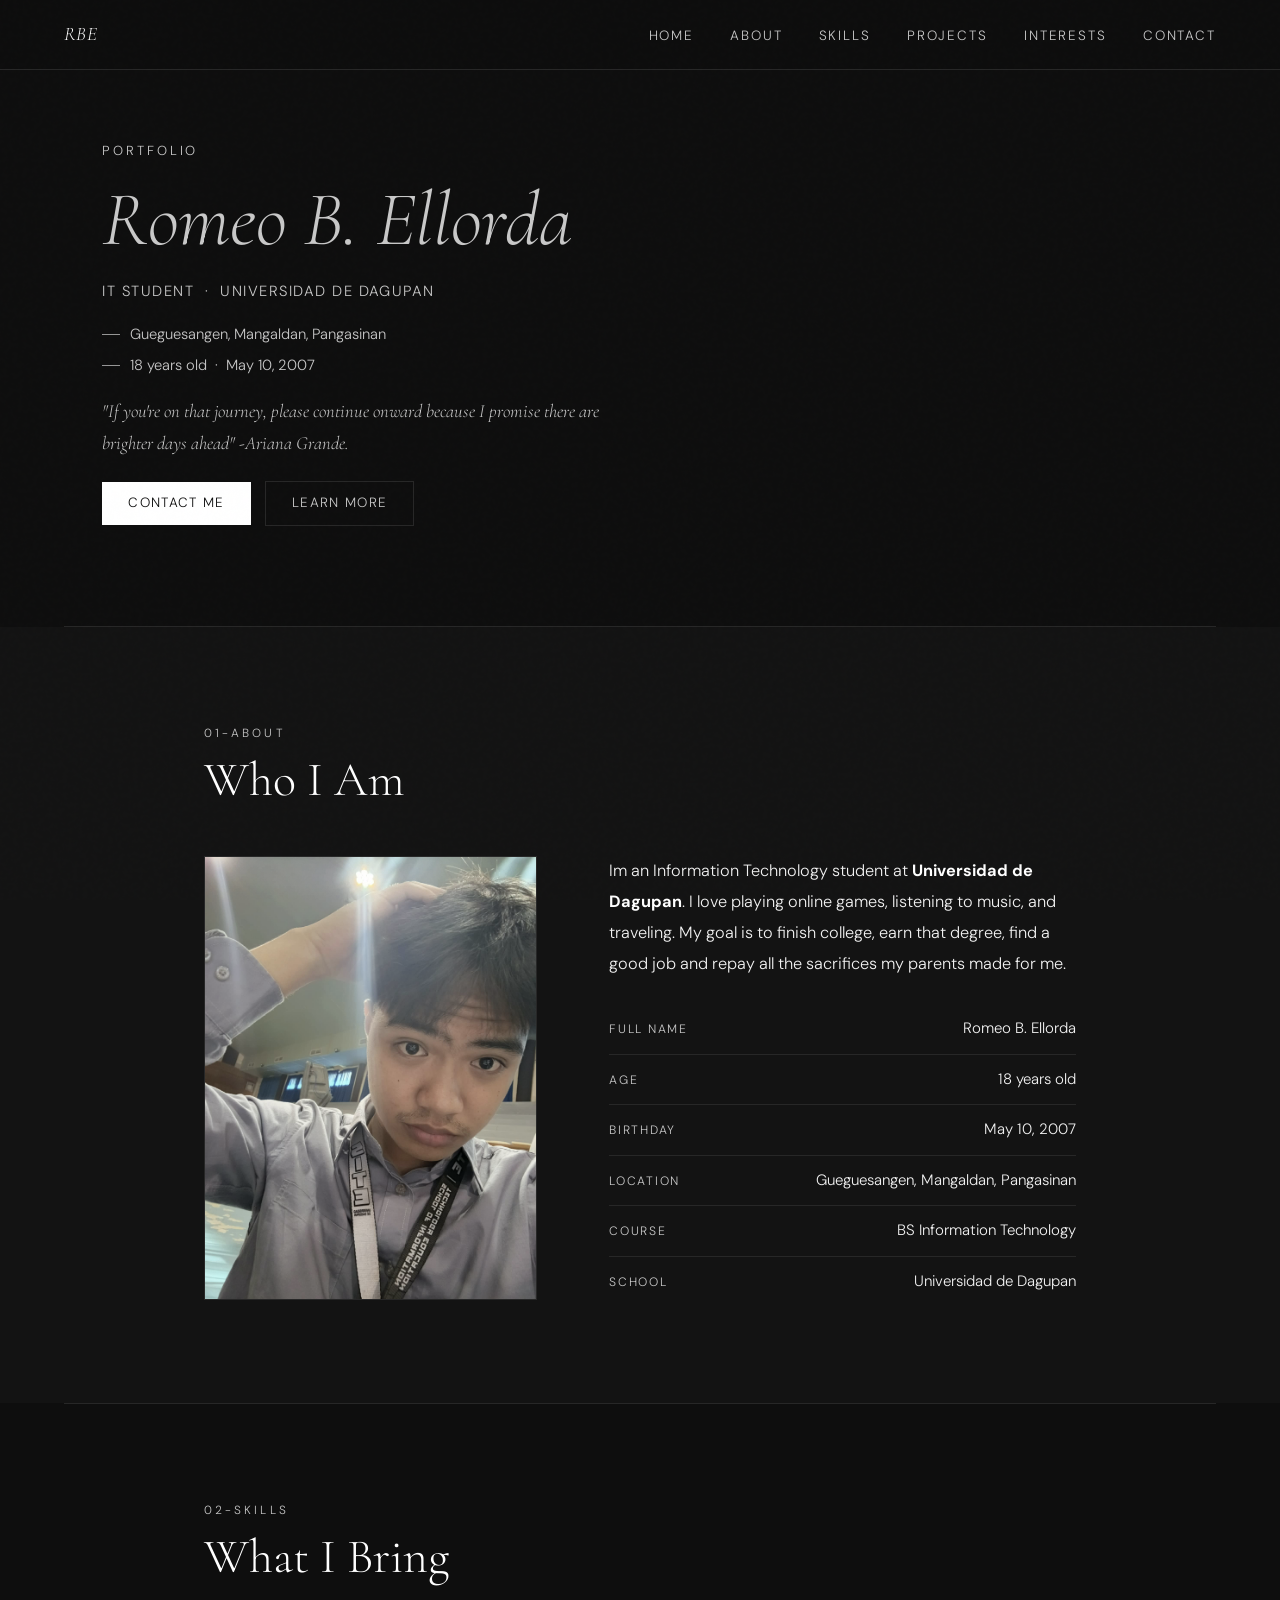
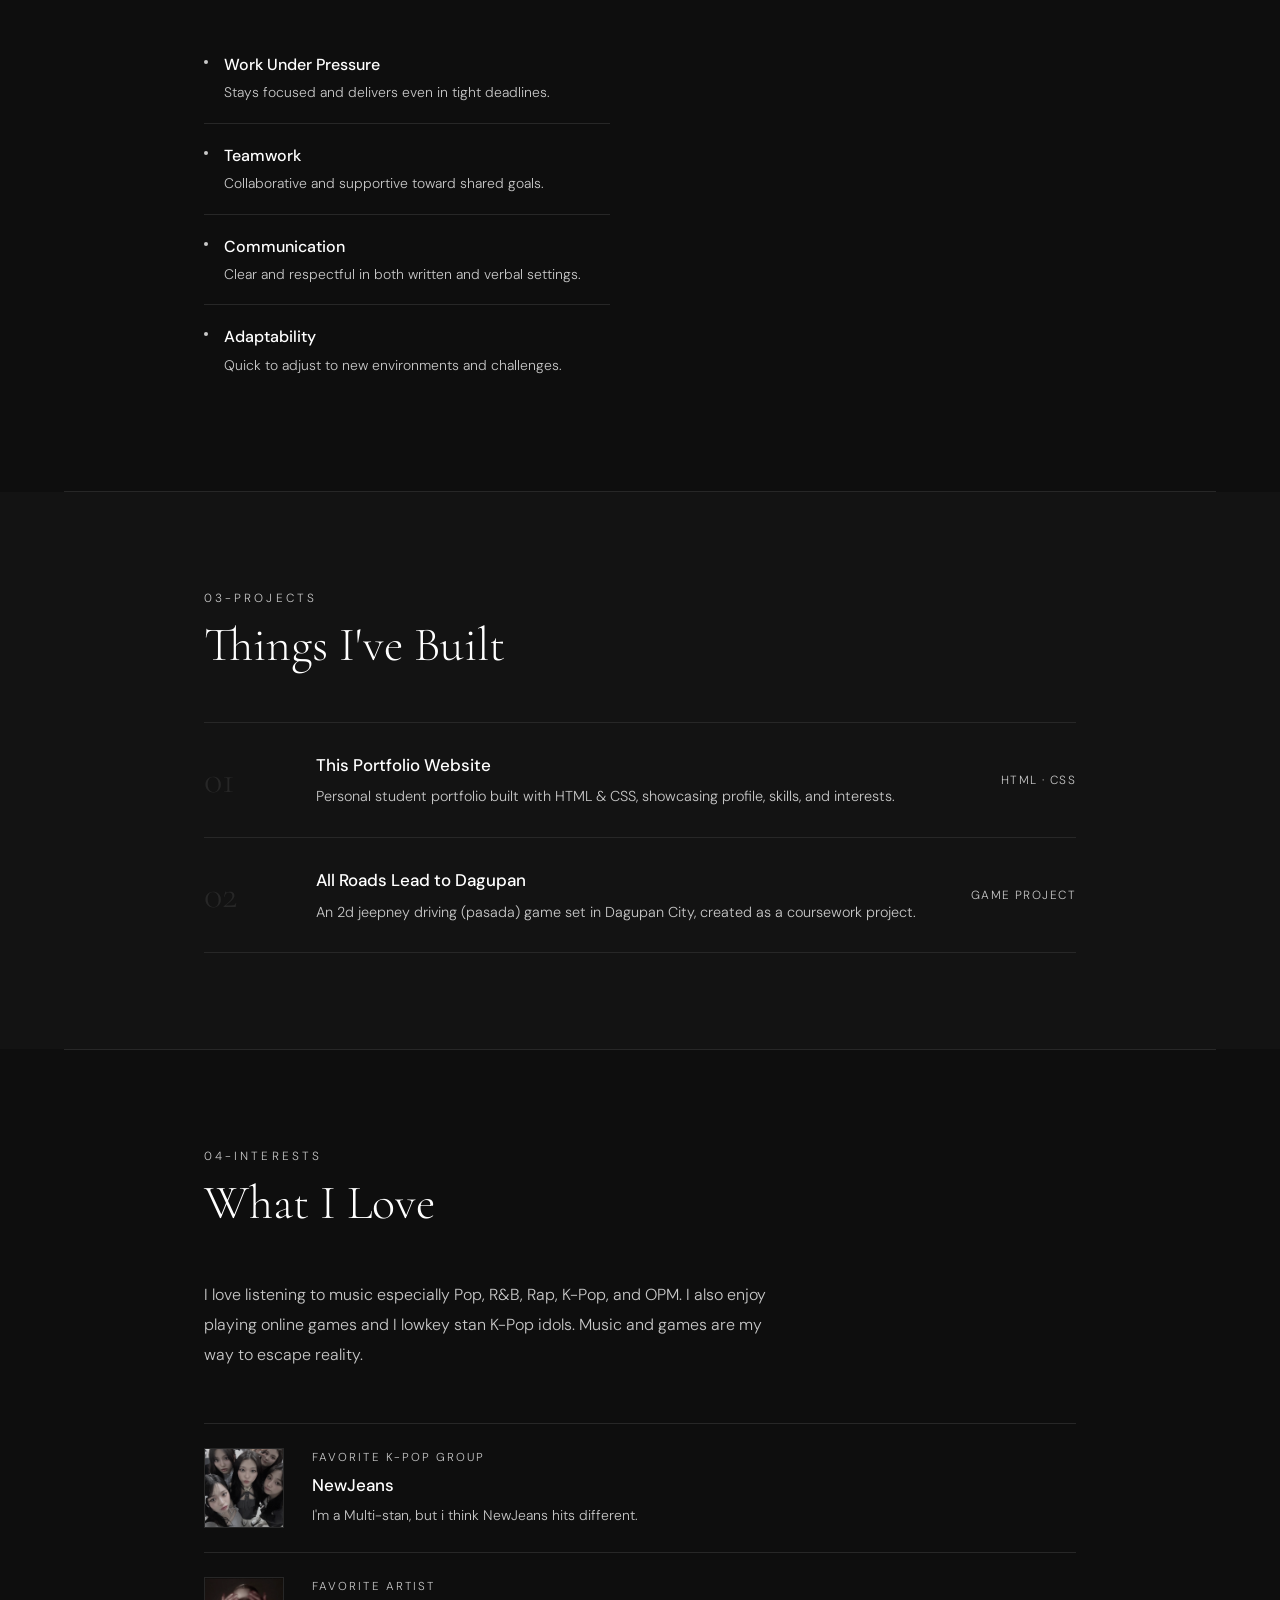
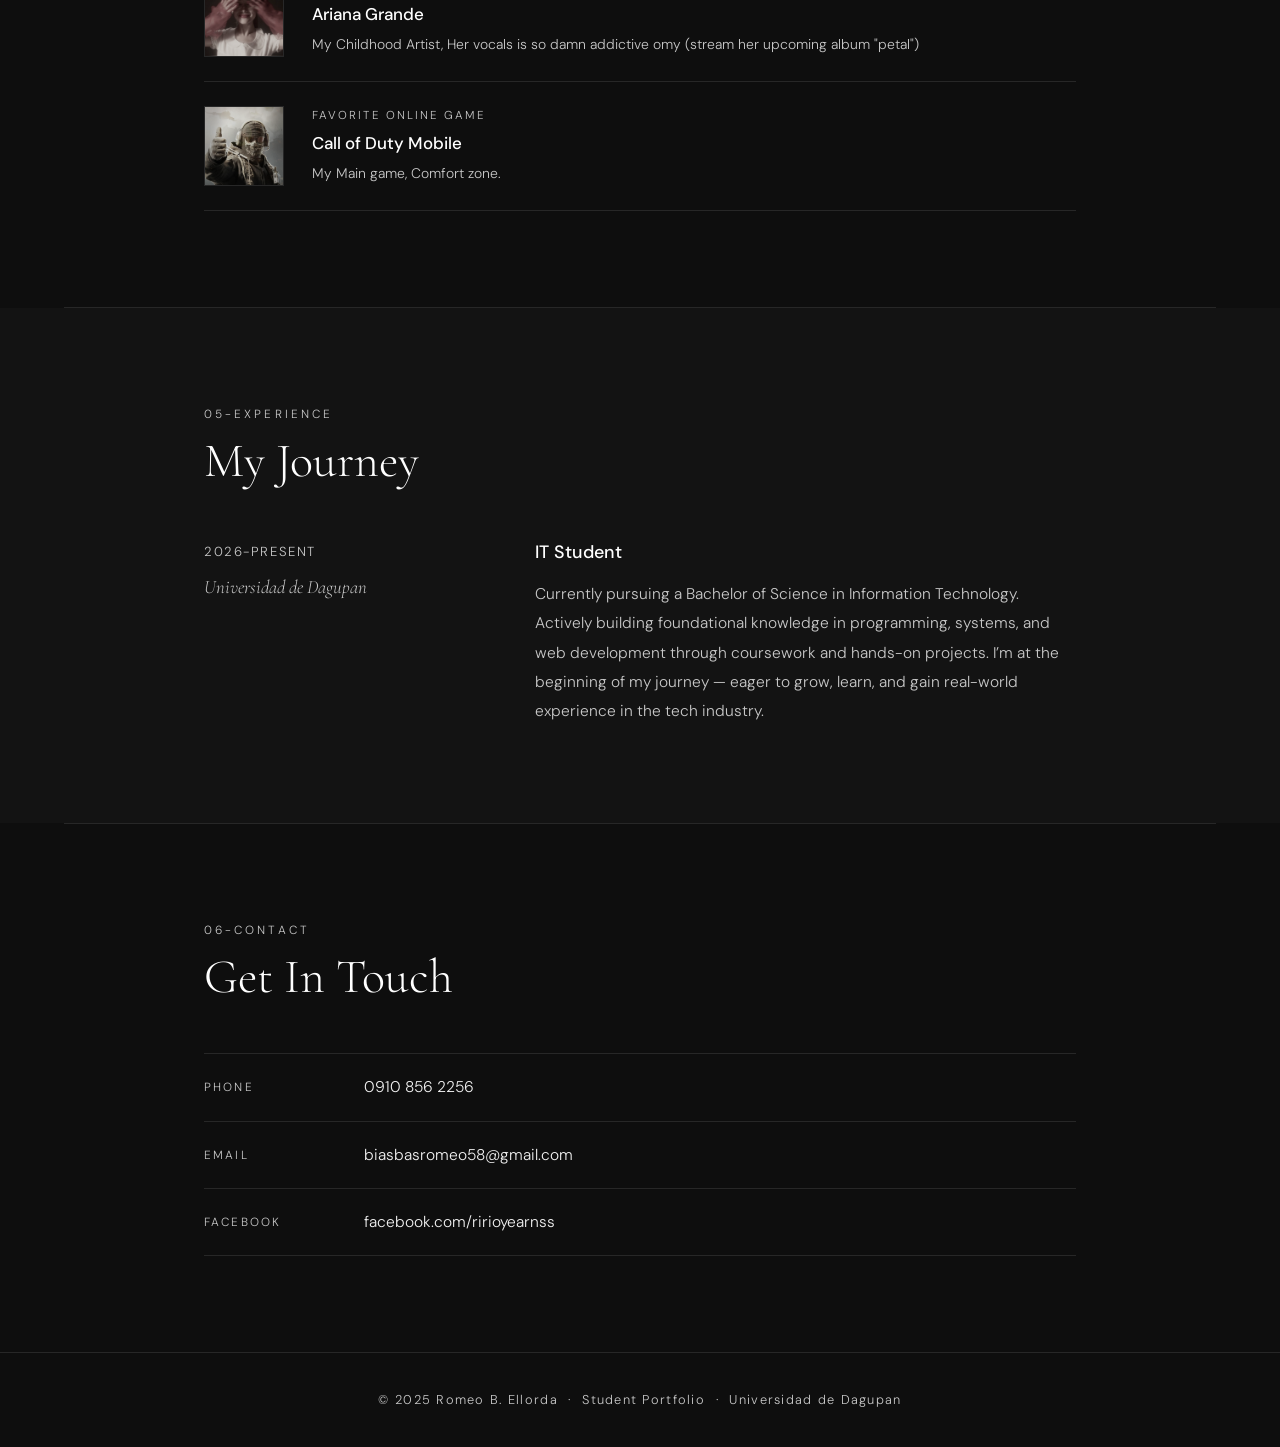
<file: index.html>
<!DOCTYPE html>
<html lang="en">

<head>
    <meta charset="UTF-8" />
    <meta name="viewport" content="width=device-width, initial-scale=1.0" />
    <title>Romeo B. Ellorda — Student Portfolio</title>
    <link
        href="https://fonts.googleapis.com/css2?family=Cormorant+Garamond:ital,wght@0,300;0,400;0,600;1,300;1,400&family=DM+Sans:wght@300;400;500&display=swap"
        rel="stylesheet">
    <link rel="stylesheet" href="style.css" />
    <style>
        /* Override hero layout: single column, left-aligned */
        #home {
            display: block !important;
            padding: 140px 8vw 100px !important;
            min-height: unset !important;
        }

        #home .hero-left {
            max-width: 720px;
        }
    </style>
</head>

<body>

    <!-- NAV -->
    <nav>
        <a href="#home" class="nav-logo">RBE</a>
        <ul class="nav-links">
            <li><a href="#home">Home</a></li>
            <li><a href="#about">About</a></li>
            <li><a href="#skills">Skills</a></li>
            <li><a href="#projects">Projects</a></li>
            <li><a href="#interests">Interests</a></li>
            <li><a href="#contact">Contact</a></li>
        </ul>
    </nav>

    <!-- HERO -->
    <section id="home">
        <div class="hero-left">
            <p class="hero-eyebrow">Portfolio</p>
            <h1 class="hero-name"><em>Romeo B. Ellorda</em></h1>
            <p class="hero-sub">IT Student &nbsp;&middot;&nbsp; Universidad de Dagupan</p>
            <ul class="hero-meta-list">
                <li>Gueguesangen, Mangaldan, Pangasinan</li>
                <li>18 years old &nbsp;&middot;&nbsp; May 10, 2007</li>
            </ul>
            <p class="hero-motto">"If you're on that journey, please continue onward because I promise there are
                brighter days ahead" -Ariana Grande.
            </p>
            <div class="hero-cta">
                <a href="#contact" class="btn-primary">Contact Me</a>
                <a href="#about" class="btn-outline">Learn More</a>
            </div>
        </div>
    </section>

    <hr class="rule" />

    <!-- ABOUT -->
    <section id="about">
        <div class="container">
            <p class="section-label">01-About</p>
            <h2 class="section-title">Who I Am</h2>
            <div class="about-layout">

                <div class="about-photo">
                    <img src="My photo.jpg" alt="Romeo B. Ellorda"
                        onerror="this.parentElement.style.background='#181818';this.style.display='none';" />
                </div>

                <div class="about-content">
                    <p class="about-text">
                        Im an Information Technology student at
                        <strong style="color:var(--white)">Universidad de Dagupan</strong>.
                        I love playing online games, listening to music, and traveling.
                        My goal is to finish college, earn that degree, find a good job
                        and repay all the sacrifices my parents made for me.
                    </p>
                    <div class="about-facts">
                        <div class="about-fact">
                            <span class="af-label">Full Name</span>
                            <span class="af-value">Romeo B. Ellorda</span>
                        </div>
                        <div class="about-fact">
                            <span class="af-label">Age</span>
                            <span class="af-value">18 years old</span>
                        </div>
                        <div class="about-fact">
                            <span class="af-label">Birthday</span>
                            <span class="af-value">May 10, 2007</span>
                        </div>
                        <div class="about-fact">
                            <span class="af-label">Location</span>
                            <span class="af-value">Gueguesangen, Mangaldan, Pangasinan</span>
                        </div>
                        <div class="about-fact">
                            <span class="af-label">Course</span>
                            <span class="af-value">BS Information Technology</span>
                        </div>
                        <div class="about-fact">
                            <span class="af-label">School</span>
                            <span class="af-value">Universidad de Dagupan</span>
                        </div>
                    </div>
                </div>
            </div>
        </div>
    </section>

    <hr class="rule" />

    <!-- SKILLS -->
    <section id="skills">
        <div class="container">
            <p class="section-label">02-Skills</p>
            <h2 class="section-title">What I Bring</h2>
            <div class="skills-layout">
                <div class="skills-list">
                    <div class="skill-row">
                        <div class="skill-bullet"></div>
                        <div class="skill-info">
                            <span class="skill-name">Work Under Pressure</span>
                            <span class="skill-desc">Stays focused and delivers even in tight deadlines.</span>
                        </div>
                    </div>
                    <div class="skill-row">
                        <div class="skill-bullet"></div>
                        <div class="skill-info">
                            <span class="skill-name">Teamwork</span>
                            <span class="skill-desc">Collaborative and supportive toward shared goals.</span>
                        </div>
                    </div>
                    <div class="skill-row">
                        <div class="skill-bullet"></div>
                        <div class="skill-info">
                            <span class="skill-name">Communication</span>
                            <span class="skill-desc">Clear and respectful in both written and verbal settings.</span>
                        </div>
                    </div>
                    <div class="skill-row">
                        <div class="skill-bullet"></div>
                        <div class="skill-info">
                            <span class="skill-name">Adaptability</span>
                            <span class="skill-desc">Quick to adjust to new environments and challenges.</span>
                        </div>
                    </div>
                </div>
            </div>
        </div>
    </section>

    <hr class="rule" />

    <!-- PROJECTS -->
    <section id="projects">
        <div class="container">
            <p class="section-label">03-Projects</p>
            <h2 class="section-title">Things I've Built</h2>
            <div class="projects-list">
                <div class="project-row">
                    <div class="project-num">01</div>
                    <div class="project-body">
                        <span class="project-title">This Portfolio Website</span>
                        <span class="project-desc">Personal student portfolio built with HTML &amp; CSS, showcasing
                            profile, skills, and interests.</span>
                    </div>
                    <span class="project-tag">HTML &middot; CSS</span>
                </div>
                <div class="project-row">
                    <div class="project-num">02</div>
                    <div class="project-body">
                        <span class="project-title">All Roads Lead to Dagupan</span>
                        <span class="project-desc">An 2d jeepney driving (pasada) game set in Dagupan City, created as a
                            coursework project.</span>
                    </div>
                    <span class="project-tag">Game Project</span>
                </div>
            </div>
        </div>
    </section>

    <hr class="rule" />

    <!-- INTERESTS -->
    <section id="interests">
        <div class="container">
            <p class="section-label">04-Interests</p>
            <h2 class="section-title">What I Love</h2>
            <p class="interests-intro">
                I love listening to music especially Pop, R&B, Rap, K-Pop, and OPM.
                I also enjoy playing online games and I lowkey stan K-Pop idols.
                Music and games are my way to escape reality.
            </p>
            <div class="favorites-list">

                <a href="https://www.youtube.com/@NewJeans_official" target="_blank" rel="noopener" class="fav-row">
                    <div class="fav-row-img">
                        <img src="New Jeans.jpg" alt="NewJeans" />
                    </div>
                    <div class="fav-row-info">
                        <span class="fav-row-cat">Favorite K-Pop Group</span>
                        <span class="fav-row-name">NewJeans</span>
                        <span class="fav-row-note">I'm a Multi-stan, but i think NewJeans hits different.</span>
                    </div>
                </a>

                <a href="https://www.arianagrande.com" target="_blank" rel="noopener" class="fav-row">
                    <div class="fav-row-img">
                        <img src="Riri Goat.jpg" alt="Ariana Grande" />
                    </div>
                    <div class="fav-row-info">
                        <span class="fav-row-cat">Favorite Artist</span>
                        <span class="fav-row-name">Ariana Grande</span>
                        <span class="fav-row-note">My Childhood Artist, Her vocals is so damn addictive omy (stream her
                            upcoming album "petal")</span>
                    </div>
                </a>

                <a href="https://codm.garena.com/" target="_blank" rel="noopener" class="fav-row">
                    <div class="fav-row-img">
                        <img src="Call of Duty Mobile.jpg" alt="Call of Duty Mobile" />
                    </div>
                    <div class="fav-row-info">
                        <span class="fav-row-cat">Favorite Online Game</span>
                        <span class="fav-row-name">Call of Duty Mobile</span>
                        <span class="fav-row-note">My Main game, Comfort zone.</span>
                    </div>
                </a>

            </div>
        </div>
    </section>

    <hr class="rule" />

    <!-- EXPERIENCE -->
    <section id="experience">
        <div class="container">
            <p class="section-label">05-Experience</p>
            <h2 class="section-title">My Journey</h2>
            <div class="exp-layout">
                <div class="exp-left">
                    <span class="exp-period">2026-Present</span>
                    <span class="exp-org">Universidad de Dagupan</span>
                </div>
                <div class="exp-right">
                    <span class="exp-title">IT Student</span>
                    <p class="exp-desc">
                        Currently pursuing a Bachelor of Science in Information Technology.
                        Actively building foundational knowledge in programming, systems, and web development
                        through coursework and hands-on projects. I&rsquo;m at the beginning of my journey &mdash;
                        eager to grow, learn, and gain real-world experience in the tech industry.
                    </p>
                </div>
            </div>
        </div>
    </section>

    <hr class="rule" />

    <!-- CONTACT -->
    <section id="contact">
        <div class="container">
            <p class="section-label">06-Contact</p>
            <h2 class="section-title">Get In Touch</h2>
            <div class="contact-list">
                <a class="contact-row" href="tel:09108562256">
                    <span class="contact-type">Phone</span>
                    <span class="contact-value">0910 856 2256</span>
                </a>
                <a class="contact-row" href="mailto:biasbasromeo58@gmail.com">
                    <span class="contact-type">Email</span>
                    <span class="contact-value">biasbasromeo58@gmail.com</span>
                </a>
                <a class="contact-row" href="https://www.facebook.com/ririoyearnss" target="_blank" rel="noopener">
                    <span class="contact-type">Facebook</span>
                    <span class="contact-value">facebook.com/ririoyearnss</span>
                </a>
            </div>
        </div>
    </section>

    <!-- FOOTER -->
    <footer>
        &copy; 2025 Romeo B. Ellorda &nbsp;&middot;&nbsp; Student Portfolio &nbsp;&middot;&nbsp; Universidad de Dagupan
    </footer>

</body>

</html>
</file>
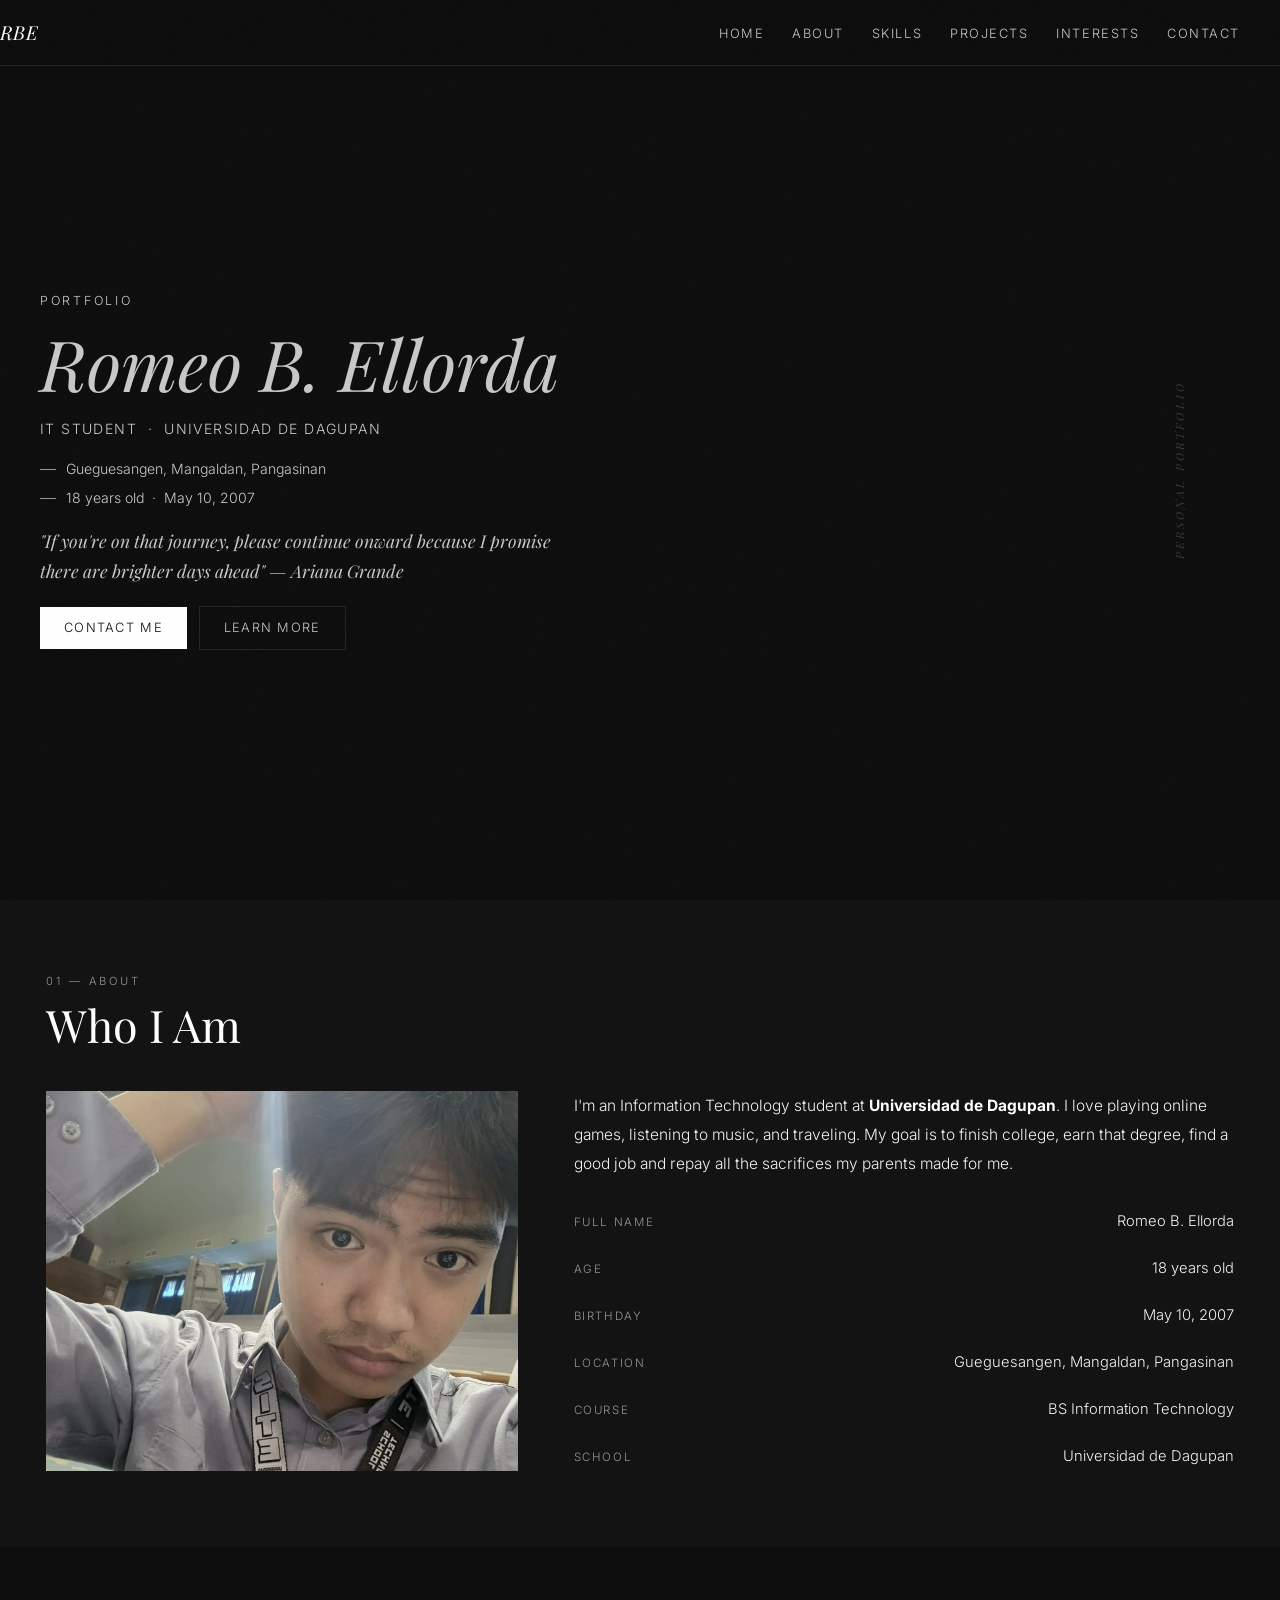
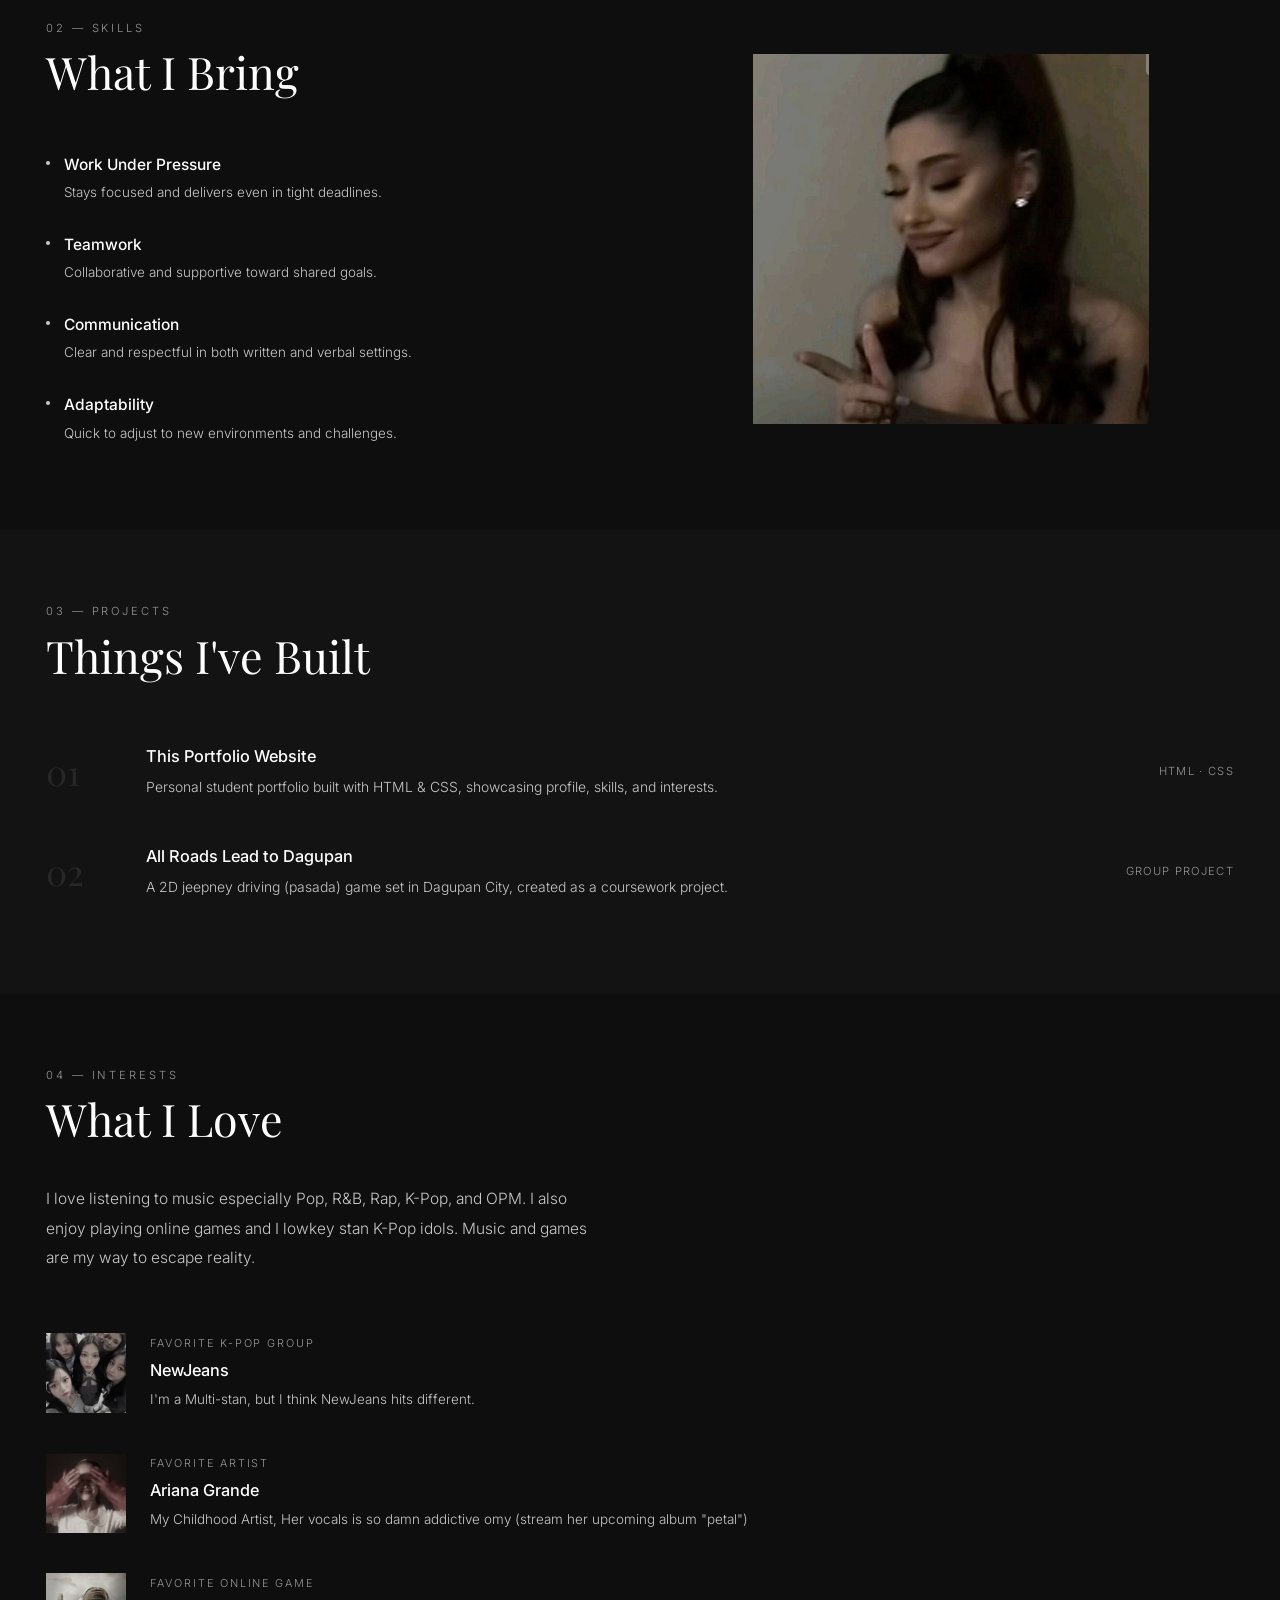
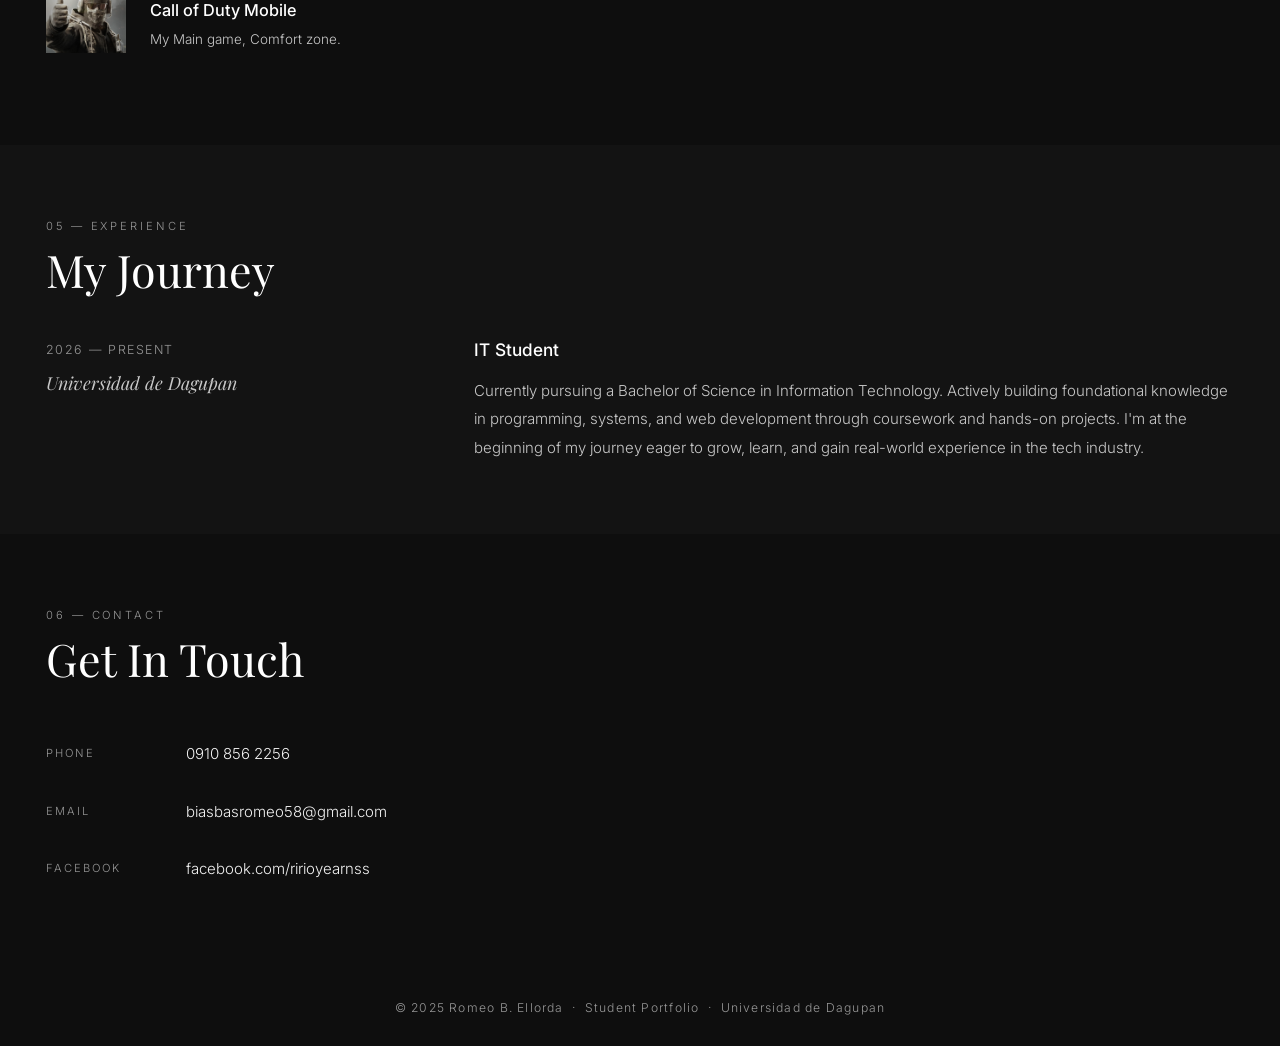
<file: Romeo.html>
<!DOCTYPE html>
<html lang="en">

<head>
    <meta charset="UTF-8" />
    <meta name="viewport" content="width=device-width, initial-scale=1.0" />
    <title>Romeo B. Ellorda — Student Portfolio</title>
    <link
        href="https://fonts.googleapis.com/css2?family=Playfair+Display:ital,wght@0,300;0,400;0,600;1,300;1,400&family=Inter:wght@300;400;500&display=swap"
        rel="stylesheet">
    <link rel="stylesheet" href="Romeo.css" />
</head>

<body>

    <!-- NAV -->
    <nav>
        <div class="nav-inner">
            <a href="#home" class="nav-logo">RBE</a>
            <ul class="nav-links">
                <li><a href="#home">Home</a></li>
                <li><a href="#about">About</a></li>
                <li><a href="#skills">Skills</a></li>
                <li><a href="#projects">Projects</a></li>
                <li><a href="#interests">Interests</a></li>
                <li><a href="#contact">Contact</a></li>
            </ul>
        </div>
    </nav>

    <!-- HERO -->
    <section id="home">
        <div class="hero-inner">
            <div class="hero-left">
                <p class="hero-eyebrow">Portfolio</p>
                <h1 class="hero-name"><em>Romeo B. Ellorda</em></h1>
                <p class="hero-sub">IT Student &nbsp;&middot;&nbsp; Universidad de Dagupan</p>
                <ul class="hero-meta-list">
                    <li>Gueguesangen, Mangaldan, Pangasinan</li>
                    <li>18 years old &nbsp;&middot;&nbsp; May 10, 2007</li>
                </ul>
                <p class="hero-motto">"If you're on that journey, please continue onward because I promise there are
                    brighter days ahead" — Ariana Grande
                </p>
                <div class="hero-cta">
                    <a href="#contact" class="btn-primary">Contact Me</a>
                    <a href="#about" class="btn-outline">Learn More</a>
                </div>
            </div>
            <div class="hero-right">
                <span class="hero-vertical-text">Personal Portfolio</span>
            </div>
        </div>
    </section>

    <!-- ABOUT -->
    <section id="about">
        <div class="container">
            <p class="section-label">01 — About</p>
            <h2 class="section-title">Who I Am</h2>
            <div class="about-layout">
                <div class="about-photo">
                    <img src="Romeo-image.jpg" alt="Romeo B. Ellorda"
                        onerror="this.parentElement.style.background='#181818';this.style.display='none';" />
                </div>
                <div class="about-content">
                    <p class="about-text">
                        I'm an Information Technology student at
                        <strong style="color:var(--white)">Universidad de Dagupan</strong>.
                        I love playing online games, listening to music, and traveling.
                        My goal is to finish college, earn that degree, find a good job
                        and repay all the sacrifices my parents made for me.
                    </p>
                    <div class="about-facts">
                        <div class="about-fact">
                            <span class="af-label">Full Name</span>
                            <span class="af-value">Romeo B. Ellorda</span>
                        </div>
                        <div class="about-fact">
                            <span class="af-label">Age</span>
                            <span class="af-value">18 years old</span>
                        </div>
                        <div class="about-fact">
                            <span class="af-label">Birthday</span>
                            <span class="af-value">May 10, 2007</span>
                        </div>
                        <div class="about-fact">
                            <span class="af-label">Location</span>
                            <span class="af-value">Gueguesangen, Mangaldan, Pangasinan</span>
                        </div>
                        <div class="about-fact">
                            <span class="af-label">Course</span>
                            <span class="af-value">BS Information Technology</span>
                        </div>
                        <div class="about-fact">
                            <span class="af-label">School</span>
                            <span class="af-value">Universidad de Dagupan</span>
                        </div>
                    </div>
                </div>
            </div>
        </div>
    </section>

    <!-- SKILLS -->
    <section id="skills">
        <div class="container">
            <div class="skills-layout">
                <div class="skills-left">
                    <p class="section-label">02 — Skills</p>
                    <h2 class="section-title">What I Bring</h2>
                    <div class="skills-list">
                        <div class="skill-row">
                            <div class="skill-bullet"></div>
                            <div class="skill-info">
                                <span class="skill-name">Work Under Pressure</span>
                                <span class="skill-desc">Stays focused and delivers even in tight deadlines.</span>
                            </div>
                        </div>
                        <div class="skill-row">
                            <div class="skill-bullet"></div>
                            <div class="skill-info">
                                <span class="skill-name">Teamwork</span>
                                <span class="skill-desc">Collaborative and supportive toward shared goals.</span>
                            </div>
                        </div>
                        <div class="skill-row">
                            <div class="skill-bullet"></div>
                            <div class="skill-info">
                                <span class="skill-name">Communication</span>
                                <span class="skill-desc">Clear and respectful in both written and verbal
                                    settings.</span>
                            </div>
                        </div>
                        <div class="skill-row">
                            <div class="skill-bullet"></div>
                            <div class="skill-info">
                                <span class="skill-name">Adaptability</span>
                                <span class="skill-desc">Quick to adjust to new environments and challenges.</span>
                            </div>
                        </div>
                    </div>
                </div>
                <div class="skills-image">
                    <img src="arianagrande.jpg" alt="Skills Image" />
                </div>
            </div>
        </div>
    </section>

    <!-- PROJECTS -->
    <section id="projects">
        <div class="container">
            <p class="section-label">03 — Projects</p>
            <h2 class="section-title">Things I've Built</h2>
            <div class="projects-list">
                <div class="project-row">
                    <div class="project-num">01</div>
                    <div class="project-body">
                        <span class="project-title">This Portfolio Website</span>
                        <span class="project-desc">Personal student portfolio built with HTML &amp; CSS, showcasing
                            profile, skills, and interests.</span>
                    </div>
                    <span class="project-tag">HTML &middot; CSS</span>
                </div>
                <div class="project-row">
                    <div class="project-num">02</div>
                    <div class="project-body">
                        <span class="project-title">All Roads Lead to Dagupan</span>
                        <span class="project-desc">A 2D jeepney driving (pasada) game set in Dagupan City, created as a
                            coursework project.</span>
                    </div>
                    <span class="project-tag">Group Project</span>
                </div>
            </div>
        </div>
    </section>

    <!-- INTERESTS -->
    <section id="interests">
        <div class="container">
            <p class="section-label">04 — Interests</p>
            <h2 class="section-title">What I Love</h2>
            <p class="interests-intro">
                I love listening to music especially Pop, R&amp;B, Rap, K-Pop, and OPM.
                I also enjoy playing online games and I lowkey stan K-Pop idols.
                Music and games are my way to escape reality.
            </p>
            <div class="favorites-list">
                <a href="https://www.youtube.com/@NewJeans_official" target="_blank" rel="noopener" class="fav-row">
                    <div class="fav-row-img">
                        <img src="New Jeans.jpg" alt="NewJeans" />
                    </div>
                    <div class="fav-row-info">
                        <span class="fav-row-cat">Favorite K-Pop Group</span>
                        <span class="fav-row-name">NewJeans</span>
                        <span class="fav-row-note">I'm a Multi-stan, but I think NewJeans hits different.</span>
                    </div>
                </a>
                <a href="https://www.arianagrande.com" target="_blank" rel="noopener" class="fav-row">
                    <div class="fav-row-img">
                        <img src="Riri Goat.jpg" alt="Ariana Grande" />
                    </div>
                    <div class="fav-row-info">
                        <span class="fav-row-cat">Favorite Artist</span>
                        <span class="fav-row-name">Ariana Grande</span>
                        <span class="fav-row-note">My Childhood Artist, Her vocals is so damn addictive omy (stream her
                            upcoming album "petal")</span>
                    </div>
                </a>
                <a href="https://codm.garena.com/" target="_blank" rel="noopener" class="fav-row">
                    <div class="fav-row-img">
                        <img src="Call of Duty Mobile.jpg" alt="Call of Duty Mobile" />
                    </div>
                    <div class="fav-row-info">
                        <span class="fav-row-cat">Favorite Online Game</span>
                        <span class="fav-row-name">Call of Duty Mobile</span>
                        <span class="fav-row-note">My Main game, Comfort zone.</span>
                    </div>
                </a>
            </div>
        </div>
    </section>

    <!-- EXPERIENCE -->
    <section id="experience">
        <div class="container">
            <p class="section-label">05 — Experience</p>
            <h2 class="section-title">My Journey</h2>
            <div class="exp-layout">
                <div class="exp-left">
                    <span class="exp-period">2026 — Present</span>
                    <span class="exp-org">Universidad de Dagupan</span>
                </div>
                <div class="exp-right">
                    <span class="exp-title">IT Student</span>
                    <p class="exp-desc">
                        Currently pursuing a Bachelor of Science in Information Technology.
                        Actively building foundational knowledge in programming, systems, and web development
                        through coursework and hands-on projects. I'm at the beginning of my journey
                        eager to grow, learn, and gain real-world experience in the tech industry.
                    </p>
                </div>
            </div>
        </div>
    </section>

    <!-- CONTACT -->
    <section id="contact">
        <div class="container">
            <p class="section-label">06 — Contact</p>
            <h2 class="section-title">Get In Touch</h2>
            <div class="contact-list">
                <a class="contact-row" href="tel:09108562256">
                    <span class="contact-type">Phone</span>
                    <span class="contact-value">0910 856 2256</span>
                </a>
                <a class="contact-row" href="mailto:biasbasromeo58@gmail.com">
                    <span class="contact-type">Email</span>
                    <span class="contact-value">biasbasromeo58@gmail.com</span>
                </a>
                <a class="contact-row" href="https://www.facebook.com/ririoyearnss" target="_blank" rel="noopener">
                    <span class="contact-type">Facebook</span>
                    <span class="contact-value">facebook.com/ririoyearnss</span>
                </a>
            </div>
        </div>
    </section>

    <!-- FOOTER -->
    <footer>
        &copy; 2025 Romeo B. Ellorda &nbsp;&middot;&nbsp; Student Portfolio &nbsp;&middot;&nbsp; Universidad de Dagupan
    </footer>

</body>

</html>
</file>
<file: style.css>
/* ===== VARIABLES ===== */
:root {
    --bg: #0e0e0e;
    --bg2: #131313;
    --card: #181818;
    --border: #272727;
    --accent: #f2f2f2;
    --accent2: #c8c8c8;
    --white: #ffffff;
    --muted: #969696;
    --fd: 'Cormorant Garamond', serif;
    --fb: 'DM Sans', sans-serif;
    --tr: 0.3s ease;
}

/* ===== RESET ===== */
*,
*::before,
*::after {
    box-sizing: border-box;
    margin: 0;
    padding: 0;
}

html {
    scroll-behavior: smooth;
}

body {
    background: var(--bg);
    color: var(--white);
    font-family: var(--fb);
    font-weight: 300;
    line-height: 1.7;
    overflow-x: hidden;
}

/* grain texture */
body::before {
    content: '';
    position: fixed;
    inset: 0;
    background-image: url("data:image/svg+xml,%3Csvg viewBox='0 0 200 200' xmlns='http://www.w3.org/2000/svg'%3E%3Cfilter id='n'%3E%3CfeTurbulence type='fractalNoise' baseFrequency='0.9' numOctaves='4' stitchTiles='stitch'/%3E%3C/filter%3E%3Crect width='100%25' height='100%25' filter='url(%23n)' opacity='0.04'/%3E%3C/svg%3E");
    pointer-events: none;
    z-index: 999;
    opacity: 0.35;
}

/* ===== NAV ===== */
nav {
    position: fixed;
    top: 0;
    left: 0;
    right: 0;
    z-index: 100;
    padding: 18px 64px;
    display: flex;
    justify-content: space-between;
    align-items: center;
    background: rgba(14, 14, 14, 0.92);
    backdrop-filter: blur(14px);
    border-bottom: 1px solid var(--border);
}

.nav-logo {
    font-family: var(--fd);
    font-size: 1.2rem;
    font-style: italic;
    color: var(--white);
    letter-spacing: 0.02em;
    text-decoration: none;
}

.nav-links {
    display: flex;
    gap: 36px;
    list-style: none;
}

.nav-links a {
    color: var(--accent2);
    text-decoration: none;
    font-size: 0.84rem;
    letter-spacing: 0.14em;
    text-transform: uppercase;
    transition: color var(--tr);
}

.nav-links a:hover {
    color: var(--white);
}

/* ===== HERO ===== */
#home {
    min-height: 100vh;
    display: flex;
    align-items: center;
    justify-content: flex-end;
    padding: 120px 64px 80px;
}

.hero-left {
    display: flex;
    flex-direction: column;
    gap: 18px;
    max-width: 580px;
    width: 100%;
}

/* hero-right is removed from HTML so no styles needed,
   but kept here as hidden just in case */
.hero-right {
    display: none;
}

.hero-eyebrow {
    font-size: 0.82rem;
    letter-spacing: 0.22em;
    text-transform: uppercase;
    color: var(--accent2);
}

.hero-name {
    font-family: var(--fd);
    font-size: clamp(3rem, 6vw, 5.5rem);
    font-weight: 300;
    line-height: 1.05;
}

.hero-name em {
    font-style: italic;
    color: var(--accent2);
}

.hero-sub {
    font-size: 0.92rem;
    letter-spacing: 0.1em;
    text-transform: uppercase;
    color: var(--accent2);
}

.hero-meta-list {
    list-style: none;
    display: flex;
    flex-direction: column;
    gap: 6px;
}

.hero-meta-list li {
    font-size: 0.92rem;
    color: var(--accent2);
    display: flex;
    align-items: center;
    gap: 10px;
}

.hero-meta-list li::before {
    content: '';
    width: 18px;
    height: 1px;
    background: var(--muted);
    flex-shrink: 0;
}

.hero-motto {
    font-family: var(--fd);
    font-style: italic;
    font-size: 1.16rem;
    color: var(--accent2);
    max-width: 520px;
}

.hero-cta {
    display: flex;
    gap: 14px;
    align-items: center;
    margin-top: 4px;
}

.btn-primary {
    padding: 10px 26px;
    background: var(--white);
    color: var(--bg);
    font-family: var(--fb);
    font-size: 0.84rem;
    letter-spacing: 0.1em;
    text-transform: uppercase;
    border: none;
    text-decoration: none;
    display: inline-block;
    transition: background var(--tr), color var(--tr);
}

.btn-primary:hover {
    background: var(--accent2);
    color: var(--white);
}

.btn-outline {
    padding: 10px 26px;
    background: transparent;
    color: var(--accent2);
    font-family: var(--fb);
    font-size: 0.84rem;
    letter-spacing: 0.1em;
    text-transform: uppercase;
    border: 1px solid var(--border);
    text-decoration: none;
    display: inline-block;
    transition: border-color var(--tr), color var(--tr);
}

.btn-outline:hover {
    border-color: var(--accent2);
    color: var(--white);
}

/* ===== LAYOUT HELPERS ===== */
section {
    padding: 96px 0;
}

.container {
    max-width: 1000px;
    margin: 0 auto;
    padding: 0 64px;
}

.section-label {
    font-size: 0.74rem;
    letter-spacing: 0.26em;
    text-transform: uppercase;
    color: var(--accent2);
    margin-bottom: 10px;
}

.section-title {
    font-family: var(--fd);
    font-size: clamp(1.9rem, 4vw, 3rem);
    font-weight: 300;
    line-height: 1.15;
    margin-bottom: 48px;
}

.section-title em {
    font-style: italic;
    color: var(--accent2);
}

hr.rule {
    border: none;
    border-top: 1px solid var(--border);
    margin: 0 64px;
}

/* ===== ABOUT ===== */
#about {
    background: var(--bg2);
}

.about-layout {
    display: grid;
    grid-template-columns: 1fr 1.4fr;
    gap: 72px;
    align-items: start;
}

.about-photo {
    width: 100%;
    overflow: hidden;
    border: 1px solid var(--border);
    transition: box-shadow var(--tr);
}

.about-photo:hover {
    box-shadow: 0 0 40px rgba(180, 180, 180, 0.06);
}

.about-photo img {
    width: 100%;
    display: block;
    object-fit: cover;
    filter: grayscale(20%);
    transition: filter var(--tr);
}

.about-photo:hover img {
    filter: grayscale(0%);
}

.about-content {
    display: flex;
    flex-direction: column;
    gap: 24px;
}

.about-text {
    font-size: 1.02rem;
    color: var(--accent);
    line-height: 1.9;
}

.about-facts {
    display: flex;
    flex-direction: column;
}

.about-fact {
    display: flex;
    justify-content: space-between;
    align-items: baseline;
    padding: 12px 0;
    border-bottom: 1px solid var(--border);
}

.about-fact:last-child {
    border-bottom: none;
}

.af-label {
    font-size: 0.76rem;
    letter-spacing: 0.14em;
    text-transform: uppercase;
    color: var(--accent2);
}

.af-value {
    font-size: 0.94rem;
    color: var(--accent);
    text-align: right;
    max-width: 60%;
}

/* ===== SKILLS ===== */
#skills {
    background: var(--bg);
}

.skills-layout {
    display: grid;
    grid-template-columns: 1fr 1fr;
    gap: 60px;
}

.skills-list {
    display: flex;
    flex-direction: column;
}

.skill-row {
    display: flex;
    align-items: flex-start;
    gap: 16px;
    padding: 18px 0;
    border-bottom: 1px solid var(--border);
}

.skill-row:last-child {
    border-bottom: none;
}

.skill-bullet {
    width: 4px;
    height: 4px;
    border-radius: 50%;
    background: var(--accent2);
    margin-top: 9px;
    flex-shrink: 0;
}

.skill-info {
    display: flex;
    flex-direction: column;
    gap: 3px;
}

.skill-name {
    font-size: 1rem;
    color: var(--white);
    font-weight: 500;
}

.skill-desc {
    font-size: 0.87rem;
    color: var(--accent2);
}

.skills-aside {
    display: flex;
    flex-direction: column;
    gap: 14px;
}

.skills-aside p {
    font-family: var(--fd);
    font-style: italic;
    font-size: 1.3rem;
    color: var(--accent2);
    line-height: 1.5;
}

.skills-aside span {
    font-size: 0.9rem;
    color: var(--accent2);
    line-height: 1.8;
}

/* ===== PROJECTS ===== */
#projects {
    background: var(--bg2);
}

.projects-list {
    display: flex;
    flex-direction: column;
}

.project-row {
    display: grid;
    grid-template-columns: 80px 1fr auto;
    align-items: center;
    gap: 32px;
    padding: 28px 0;
    border-bottom: 1px solid var(--border);
}

.project-row:first-child {
    border-top: 1px solid var(--border);
}

.project-row:hover {
    background: rgba(255, 255, 255, 0.015);
}

.project-num {
    font-family: var(--fd);
    font-size: 2.4rem;
    font-weight: 300;
    color: var(--border);
    line-height: 1;
    transition: color var(--tr);
}

.project-row:hover .project-num {
    color: var(--muted);
}

.project-body {
    display: flex;
    flex-direction: column;
    gap: 5px;
}

.project-title {
    font-size: 1.06rem;
    font-weight: 500;
    color: var(--white);
}

.project-desc {
    font-size: 0.9rem;
    color: var(--accent2);
}

.project-tag {
    font-size: 0.74rem;
    letter-spacing: 0.12em;
    text-transform: uppercase;
    color: var(--accent2);
    white-space: nowrap;
}

/* ===== INTERESTS ===== */
#interests {
    background: var(--bg);
}

.interests-intro {
    font-size: 1rem;
    color: var(--accent2);
    line-height: 1.9;
    max-width: 580px;
    margin-bottom: 52px;
}

.favorites-list {
    display: flex;
    flex-direction: column;
}

.fav-row {
    display: grid;
    grid-template-columns: 80px 1fr;
    align-items: center;
    gap: 28px;
    padding: 24px 0;
    border-bottom: 1px solid var(--border);
    text-decoration: none;
    color: inherit;
    transition: background var(--tr);
}

.fav-row:first-child {
    border-top: 1px solid var(--border);
}

.fav-row:hover {
    background: rgba(255, 255, 255, 0.015);
}

.fav-row-img {
    width: 80px;
    height: 80px;
    overflow: hidden;
    border: 1px solid var(--border);
    flex-shrink: 0;
}

.fav-row-img img {
    width: 100%;
    height: 100%;
    object-fit: cover;
    filter: grayscale(40%) brightness(0.85);
    transition: filter var(--tr), transform var(--tr);
}

.fav-row:hover .fav-row-img img {
    filter: grayscale(0%) brightness(1);
    transform: scale(1.05);
}

.fav-row-info {
    display: flex;
    flex-direction: column;
    gap: 4px;
}

.fav-row-cat {
    font-size: 0.72rem;
    letter-spacing: 0.18em;
    text-transform: uppercase;
    color: var(--accent2);
}

.fav-row-name {
    font-size: 1.06rem;
    color: var(--white);
    font-weight: 500;
}

.fav-row-note {
    font-size: 0.87rem;
    color: var(--accent2);
}

/* ===== EXPERIENCE ===== */
#experience {
    background: var(--bg2);
}

.exp-layout {
    display: grid;
    grid-template-columns: 1fr 2fr;
    gap: 60px;
}

.exp-left {
    display: flex;
    flex-direction: column;
    gap: 8px;
    padding-top: 4px;
}

.exp-period {
    font-size: 0.82rem;
    letter-spacing: 0.12em;
    text-transform: uppercase;
    color: var(--accent2);
}

.exp-org {
    font-family: var(--fd);
    font-size: 1.18rem;
    color: var(--accent2);
    font-style: italic;
}

.exp-right {
    display: flex;
    flex-direction: column;
    gap: 12px;
}

.exp-title {
    font-size: 1.12rem;
    font-weight: 500;
    color: var(--white);
}

.exp-desc {
    font-size: 0.97rem;
    color: var(--accent2);
    line-height: 1.9;
}

/* ===== CONTACT ===== */
#contact {
    background: var(--bg);
}

.contact-list {
    display: flex;
    flex-direction: column;
}

.contact-row {
    display: grid;
    grid-template-columns: 160px 1fr;
    align-items: center;
    padding: 20px 0;
    border-bottom: 1px solid var(--border);
    text-decoration: none;
    color: inherit;
    transition: background var(--tr);
}

.contact-row:first-child {
    border-top: 1px solid var(--border);
}

.contact-row:hover {
    background: rgba(255, 255, 255, 0.015);
}

.contact-type {
    font-size: 0.74rem;
    letter-spacing: 0.18em;
    text-transform: uppercase;
    color: var(--accent2);
}

.contact-value {
    font-size: 0.97rem;
    color: var(--accent);
    transition: color var(--tr);
}

.contact-row:hover .contact-value {
    color: var(--white);
}

/* ===== FOOTER ===== */
footer {
    padding: 36px 64px;
    text-align: center;
    border-top: 1px solid var(--border);
    color: var(--accent2);
    font-size: 0.8rem;
    letter-spacing: 0.1em;
}

/* ===== RESPONSIVE ===== */
@media (max-width: 720px) {
    nav {
        padding: 16px 24px;
    }

    .nav-links {
        display: none;
    }

    #home {
        padding: 110px 24px 60px;
    }

    .about-layout,
    .skills-layout,
    .exp-layout {
        grid-template-columns: 1fr;
    }

    .about-photo {
        display: none;
    }

    .container {
        padding: 0 24px;
    }

    hr.rule {
        margin: 0 24px;
    }

    .project-row {
        grid-template-columns: 60px 1fr;
    }

    .project-tag {
        display: none;
    }

    .contact-row {
        grid-template-columns: 1fr;
        gap: 4px;
        padding: 16px 0;
    }

    footer {
        padding: 36px 24px;
    }
}
</file>
<file: Romeo.css>
/* ===== VARIABLES ===== */
:root {
    --bg: #0e0e0e;
    --bg2: #131313;
    --card: #181818;
    --border: #272727;
    --accent: #f2f2f2;
    --accent2: #c8c8c8;
    --white: #ffffff;
    --muted: #969696;
    --fd: 'Playfair Display', serif;
    --fb: 'Inter', sans-serif;
    --tr: 0.3s ease;
}

/* ===== RESET ===== */
*,
*::before,
*::after {
    box-sizing: border-box;
    margin: 0;
    padding: 0;
}

html {
    scroll-behavior: smooth;
}

body {
    background: var(--bg);
    color: var(--white);
    font-family: var(--fb);
    font-weight: 300;
    line-height: 1.7;
    overflow-x: hidden;
}

body::before {
    content: '';
    position: fixed;
    inset: 0;
    background-image: url("data:image/svg+xml,%3Csvg viewBox='0 0 200 200' xmlns='http://www.w3.org/2000/svg'%3E%3Cfilter id='n'%3E%3CfeTurbulence type='fractalNoise' baseFrequency='0.9' numOctaves='4' stitchTiles='stitch'/%3E%3C/filter%3E%3Crect width='100%25' height='100%25' filter='url(%23n)' opacity='0.04'/%3E%3C/svg%3E");
    pointer-events: none;
    z-index: 999;
    opacity: 0.35;
}

/* ===== NAV ===== */
nav {
    position: fixed;
    top: 0;
    left: 0;
    right: 0;
    z-index: 100;
    padding: 16px 6px;
    display: flex;
    justify-content: center;
    align-items: center;
    background: rgba(14, 14, 14, 0.92);
    backdrop-filter: blur(14px);
    border-bottom: 1px solid var(--border);
}

.nav-inner {
    max-width: 1200px;
    width: 100%;
    display: flex;
    justify-content: space-between;
    align-items: center;
}

.nav-logo {
    font-family: var(--fd);
    font-size: 1.2rem;
    font-style: italic;
    color: var(--white);
    letter-spacing: 0.02em;
    text-decoration: none;
    margin-left: -40px;
}

.nav-links {
    display: flex;
    gap: 28px;
    list-style: none;
}

.nav-links a {
    color: var(--accent2);
    text-decoration: none;
    font-size: 0.8rem;
    letter-spacing: 0.12em;
    text-transform: uppercase;
    transition: color var(--tr);
}

.nav-links a:hover {
    color: var(--white);
}

/* ===== HERO ===== */
#home {
    min-height: 100vh;
    display: flex;
    align-items: center;
    padding: 100px 6px 60px;
}

.hero-inner {
    max-width: 1200px;
    width: 100%;
    margin: 0 auto;
    display: flex;
    align-items: center;
    justify-content: space-between;
    gap: 40px;
}

.hero-left {
    display: flex;
    flex-direction: column;
    gap: 16px;
    max-width: 640px;
    width: 100%;
}

.hero-right {
    display: flex;
    align-items: center;
    justify-content: center;
    flex-shrink: 0;
    width: 120px;
}

.hero-vertical-text {
    font-family: var(--fd);
    font-size: 0.7rem;
    font-style: italic;
    font-weight: 300;
    letter-spacing: 0.28em;
    text-transform: uppercase;
    color: rgba(255, 255, 255, 0.18);
    writing-mode: vertical-rl;
    text-orientation: mixed;
    transform: rotate(180deg);
    user-select: none;
    white-space: nowrap;
}

.hero-eyebrow {
    font-size: 0.78rem;
    letter-spacing: 0.22em;
    text-transform: uppercase;
    color: var(--accent2);
}

.hero-name {
    font-family: var(--fd);
    font-size: clamp(2.8rem, 5.5vw, 5rem);
    font-weight: 300;
    line-height: 1.05;
}

.hero-name em {
    font-style: italic;
    color: var(--accent2);
}

.hero-sub {
    font-size: 0.88rem;
    letter-spacing: 0.1em;
    text-transform: uppercase;
    color: var(--accent2);
}

.hero-meta-list {
    list-style: none;
    display: flex;
    flex-direction: column;
    gap: 5px;
}

.hero-meta-list li {
    font-size: 0.88rem;
    color: var(--accent2);
    display: flex;
    align-items: center;
    gap: 10px;
}

.hero-meta-list li::before {
    content: '';
    width: 16px;
    height: 1px;
    background: var(--muted);
    flex-shrink: 0;
}

.hero-motto {
    font-family: var(--fd);
    font-style: italic;
    font-size: 1.1rem;
    color: var(--accent2);
    max-width: 520px;
}

.hero-cta {
    display: flex;
    gap: 12px;
    align-items: center;
    margin-top: 4px;
}

.btn-primary {
    padding: 10px 24px;
    background: var(--white);
    color: var(--bg);
    font-family: var(--fb);
    font-size: 0.8rem;
    letter-spacing: 0.1em;
    text-transform: uppercase;
    border: none;
    text-decoration: none;
    display: inline-block;
    transition: background var(--tr), color var(--tr);
}

.btn-primary:hover {
    background: var(--accent2);
    color: var(--white);
}

.btn-outline {
    padding: 10px 24px;
    background: transparent;
    color: var(--accent2);
    font-family: var(--fb);
    font-size: 0.8rem;
    letter-spacing: 0.1em;
    text-transform: uppercase;
    border: 1px solid var(--border);
    text-decoration: none;
    display: inline-block;
    transition: border-color var(--tr), color var(--tr);
}

.btn-outline:hover {
    border-color: var(--accent2);
    color: var(--white);
}

/* ===== LAYOUT HELPERS ===== */
section {
    padding: 72px 0;
}

.container {
    max-width: 1200px;
    margin: 0 auto;
    padding: 0 6px;
}

.section-label {
    font-size: 0.7rem;
    letter-spacing: 0.26em;
    text-transform: uppercase;
    color: var(--muted);
    margin-bottom: 8px;
}

.section-title {
    font-family: var(--fd);
    font-size: clamp(1.8rem, 3.5vw, 2.8rem);
    font-weight: 300;
    line-height: 1.15;
    margin-bottom: 40px;
}

.section-title em {
    font-style: italic;
    color: var(--accent2);
}

/* ===== ABOUT ===== */
#about {
    background: var(--bg2);
}

.about-layout {
    display: grid;
    grid-template-columns: 1fr 1.4fr;
    gap: 56px;
    align-items: stretch;
}

.about-photo {
    width: 100%;
    overflow: hidden;
    transition: box-shadow var(--tr);
    align-self: start;
    max-height: 380px;
}

.about-photo:hover {
    box-shadow: 0 0 40px rgba(180, 180, 180, 0.06);
}

.about-photo img {
    width: 100%;
    height: 380px;
    display: block;
    object-fit: cover;
    object-position: center center;
    filter: grayscale(20%);
    transition: filter var(--tr);
}

.about-photo:hover img {
    filter: grayscale(0%);
}

.about-content {
    display: flex;
    flex-direction: column;
    gap: 24px;
}

.about-text {
    font-size: 0.97rem;
    color: var(--accent);
    line-height: 1.9;
}

.about-facts {
    display: flex;
    flex-direction: column;
    gap: 10px;
}

.about-fact {
    display: flex;
    justify-content: space-between;
    align-items: baseline;
    padding: 6px 0;
}

.af-label {
    font-size: 0.72rem;
    letter-spacing: 0.14em;
    text-transform: uppercase;
    color: var(--muted);
}

.af-value {
    font-size: 0.92rem;
    color: var(--accent);
    text-align: right;
    max-width: 60%;
}

/* ===== SKILLS ===== */
#skills {
    background: var(--bg);
}

.skills-layout {
    display: grid;
    grid-template-columns: 1fr 1fr;
    gap: 56px;
    align-items: center;
}

.skills-left {
    display: flex;
    flex-direction: column;
}

.skills-image {
    width: 70%;
    justify-self: center;
    overflow: hidden;
    transition: box-shadow var(--tr);
}

.skills-image:hover {
    box-shadow: 0 0 40px rgba(180, 180, 180, 0.06);
}

.skills-image img {
    width: 100%;
    display: block;
    object-fit: cover;
    filter: grayscale(20%);
    transition: filter var(--tr);
}

.skills-image:hover img {
    filter: grayscale(0%);
}

.skills-list {
    display: flex;
    flex-direction: column;
}

.skill-row {
    display: flex;
    align-items: flex-start;
    gap: 14px;
    padding: 14px 0;
}

.skill-bullet {
    width: 4px;
    height: 4px;
    border-radius: 50%;
    background: var(--accent2);
    margin-top: 9px;
    flex-shrink: 0;
}

.skill-info {
    display: flex;
    flex-direction: column;
    gap: 3px;
}

.skill-name {
    font-size: 0.97rem;
    color: var(--white);
    font-weight: 500;
}

.skill-desc {
    font-size: 0.84rem;
    color: var(--accent2);
}

/* ===== PROJECTS ===== */
#projects {
    background: var(--bg2);
}

.projects-list {
    display: flex;
    flex-direction: column;
}

.project-row {
    display: grid;
    grid-template-columns: 72px 1fr auto;
    align-items: center;
    gap: 28px;
    padding: 22px 0;
}

.project-row:hover {
    background: rgba(255, 255, 255, 0.015);
}

.project-num {
    font-family: var(--fd);
    font-size: 2.2rem;
    font-weight: 300;
    color: var(--border);
    line-height: 1;
    transition: color var(--tr);
}

.project-row:hover .project-num {
    color: var(--muted);
}

.project-body {
    display: flex;
    flex-direction: column;
    gap: 5px;
}

.project-title {
    font-size: 1.02rem;
    font-weight: 500;
    color: var(--white);
}

.project-desc {
    font-size: 0.87rem;
    color: var(--accent2);
}

.project-tag {
    font-size: 0.7rem;
    letter-spacing: 0.12em;
    text-transform: uppercase;
    color: var(--muted);
    white-space: nowrap;
}

/* ===== INTERESTS ===== */
#interests {
    background: var(--bg);
}

.interests-intro {
    font-size: 0.97rem;
    color: var(--accent2);
    line-height: 1.9;
    max-width: 560px;
    margin-bottom: 40px;
}

.favorites-list {
    display: flex;
    flex-direction: column;
}

.fav-row {
    display: grid;
    grid-template-columns: 80px 1fr;
    align-items: center;
    gap: 24px;
    padding: 20px 0;
    text-decoration: none;
    color: inherit;
    transition: background var(--tr);
}

.fav-row:hover {
    background: rgba(255, 255, 255, 0.015);
}

.fav-row-img {
    width: 80px;
    height: 80px;
    overflow: hidden;
    flex-shrink: 0;
}

.fav-row-img img {
    width: 100%;
    height: 100%;
    object-fit: cover;
    filter: grayscale(40%) brightness(0.85);
    transition: filter var(--tr), transform var(--tr);
}

.fav-row:hover .fav-row-img img {
    filter: grayscale(0%) brightness(1);
    transform: scale(1.05);
}

.fav-row-info {
    display: flex;
    flex-direction: column;
    gap: 4px;
}

.fav-row-cat {
    font-size: 0.68rem;
    letter-spacing: 0.18em;
    text-transform: uppercase;
    color: var(--muted);
}

.fav-row-name {
    font-size: 1.02rem;
    color: var(--white);
    font-weight: 500;
}

.fav-row-note {
    font-size: 0.84rem;
    color: var(--accent2);
}

/* ===== EXPERIENCE ===== */
#experience {
    background: var(--bg2);
}

.exp-layout {
    display: grid;
    grid-template-columns: 1fr 2fr;
    gap: 48px;
}

.exp-left {
    display: flex;
    flex-direction: column;
    gap: 8px;
    padding-top: 4px;
}

.exp-period {
    font-size: 0.78rem;
    letter-spacing: 0.12em;
    text-transform: uppercase;
    color: var(--muted);
}

.exp-org {
    font-family: var(--fd);
    font-size: 1.12rem;
    color: var(--accent2);
    font-style: italic;
}

.exp-right {
    display: flex;
    flex-direction: column;
    gap: 12px;
}

.exp-title {
    font-size: 1.08rem;
    font-weight: 500;
    color: var(--white);
}

.exp-desc {
    font-size: 0.94rem;
    color: var(--accent2);
    line-height: 1.9;
}

/* ===== CONTACT ===== */
#contact {
    background: var(--bg);
}

.contact-list {
    display: flex;
    flex-direction: column;
}

.contact-row {
    display: grid;
    grid-template-columns: 140px 1fr;
    align-items: center;
    padding: 16px 0;
    text-decoration: none;
    color: inherit;
    transition: background var(--tr);
}

.contact-row:hover {
    background: rgba(255, 255, 255, 0.015);
}

.contact-type {
    font-size: 0.7rem;
    letter-spacing: 0.18em;
    text-transform: uppercase;
    color: var(--muted);
}

.contact-value {
    font-size: 0.94rem;
    color: var(--accent);
    transition: color var(--tr);
}

.contact-row:hover .contact-value {
    color: var(--white);
}

/* ===== FOOTER ===== */
footer {
    padding: 28px 6px;
    text-align: center;
    color: var(--muted);
    font-size: 0.76rem;
    letter-spacing: 0.1em;
}

/* ===== RESPONSIVE ===== */
@media (max-width: 720px) {
    nav {
        padding: 14px 16px;
    }

    .nav-logo {
        margin-left: 0;
    }

    .nav-links {
        display: none;
    }

    #home {
        padding: 90px 16px 50px;
    }

    .hero-inner {
        flex-direction: column;
        gap: 0;
    }

    .hero-right {
        display: none;
    }

    .about-layout,
    .skills-layout,
    .exp-layout {
        grid-template-columns: 1fr;
    }

    .about-photo,
    .skills-image {
        display: none;
    }

    .container {
        padding: 0 16px;
    }

    .project-row {
        grid-template-columns: 56px 1fr;
    }

    .project-tag {
        display: none;
    }

    .contact-row {
        grid-template-columns: 1fr;
        gap: 4px;
        padding: 14px 0;
    }

    footer {
        padding: 28px 16px;
    }
}
</file>
